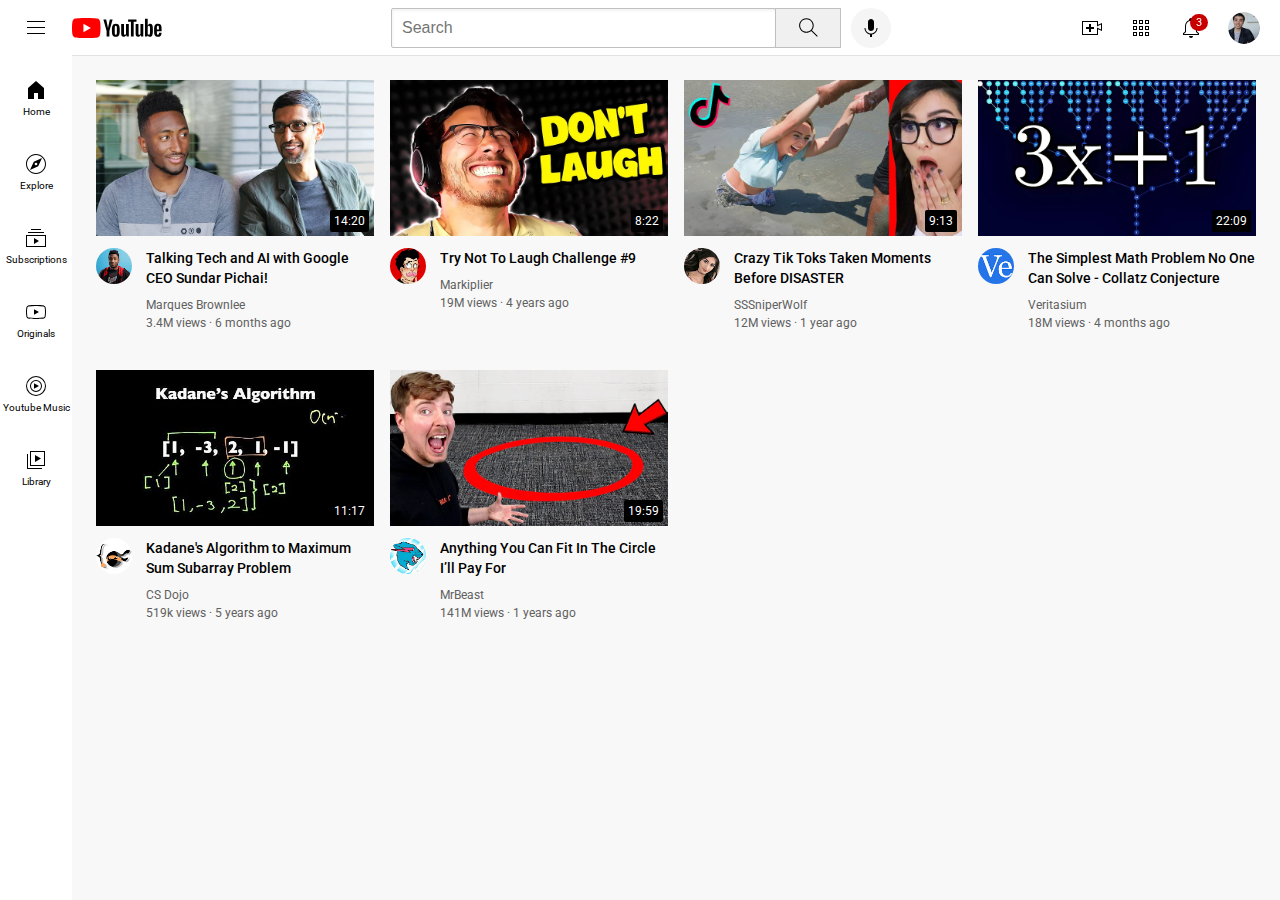
<file: index.html>
<!DOCTYPE html>
<html>
    <head>
        <title>YouTube.com Clone</title>

        <link rel="preconnect" href="https://fonts.googleapis.com">
        <link rel="preconnect" href="https://fonts.gstatic.com" crossorigin>
        <link href="https://fonts.googleapis.com/css2?family=Roboto:ital,wght@0,100;0,300;0,400;0,500;0,700;0,900;1,100;1,300;1,400;1,500;1,700;1,900&display=swap" rel="stylesheet">
        
        <link rel="stylesheet" href="styles/general.css">
        <link rel="stylesheet" href="styles/header.css">
        <link rel="stylesheet" href="styles/video.css">
        <link rel="stylesheet" href="styles/sidebar.css">
    </head> 
    <body>
      <header class="header">
        <div class="left-section">
          <img class="hamburger-menu" src="icons/hamburger-menu.svg">
          <img class="youtube-logo" src="icons/youtube-logo.svg">
        </div>
        <div class="middle-section">
          <input class="search-bar" type="text" placeholder="Search">
          <button class="search-button">
            <img class="search-icon" src="icons/search.svg">
            <div class="tooltip">Search</div>
          </button>
          <button class="voice-search-button">
            <img class="voice-search-icon" src="icons/voice-search-icon.svg">
            <div class="tooltip">Search with your voice</div>
        </button>
        </div>
        <div class="right-section">
            <div class="upload-icon-container"> 
                <img class="upload-icon" src="icons/upload.svg">
                <div class="tooltip">Create</div>
            </div>
            <div class="youtube-apps-container">
                <img class="youtube-apps-icon" src="icons/youtube-apps.svg">
                <div class="tooltip">YouTube apps</div>
            </div>    
          <div class="notifications-icon-container">

            <div class="notifications-container">
                <img class="notifications-icon" src="icons/notifications.svg">
                <div class="tooltip">Notifications</div>
            </div>
            
            <div class="notifications-count">3</div>
            
        </div>
          <img class="current-user-picture" src="channel-pictures/my-channel.jpeg">
        </div>
    </header>

      <nav class="sidebar">
        <div class="sidebar-link">
            <img src="icons/home.svg">
            <div>Home</div>
        </div>
        <div class="sidebar-link">
            <img src="icons/explore.svg">
            <div>Explore</div>
        </div>
        <div class="sidebar-link">
            <img src="icons/subscriptions.svg">
            <div>Subscriptions</div>
        </div>
        <div class="sidebar-link">
            <img src="icons/originals.svg">
            <div>Originals</div>
        </div>
        <div class="sidebar-link">
            <img src="icons/youtube-music.svg">
            <div>Youtube Music</div>
        </div>
        <div class="sidebar-link">
            <img src="icons/library.svg">
            <div>Library</div>
        </div>
    </nav>
       
    <main>
        <section class="video-grid">
            <div class="video-preview">
              <div class="thumbnail-row">
                  <img class="thumbnail" src="thumbnails/thumbnail-1.webp">
               <div class="video-time">14:20</div>
              </div>
              <div class="video-info-grid">
                  <div class="channel-picture">
                      <img class="profile-picture" src="channel-pictures/channel-1.jpeg">
                  </div>
                  <div class="video-info">
                      <p class="video-title">
                          Talking Tech and AI with Google CEO Sundar Pichai!
                      </p>
              
                      <p class="video-author">
                          Marques Brownlee
                      </p>
              
                      <p class="video-stats">
                          3.4M views &#183; 6 months ago
                      </p>
                  </div>
              </div>
          </div>
          <div class="video-preview">
              <div class="thumbnail-row">
                  <img class="thumbnail" src="thumbnails/thumbnail-2.webp">
                  <div class="video-time">8:22</div>
              </div>
              <div class="video-info-grid">
                  <div class="channel-picture">
                      <img class="profile-picture" src="channel-pictures/channel-2.jpeg">
                  </div>
                  <div class="video-info">
                      <p class="video-title">
                          Try Not To Laugh Challenge #9
                      </p>
              
                      <p class="video-author">
                          Markiplier
                      </p>
              
                      <p class="video-stats">
                          19M views &#183; 4 years ago
                      </p>
                  </div>
              </div>
          </div>
  
          <div class="video-preview">
            <div class="thumbnail-row">
                <img class="thumbnail" src="thumbnails/thumbnail-3.webp">
                <div class="video-time">9:13</div>
            </div>
            <div class="video-info-grid">
                <div class="channel-picture">
                    <img class="profile-picture" src="channel-pictures/channel-3.jpeg">
                </div>
                <div class="video-info">
                    <p class="video-title">
                      Crazy Tik Toks Taken Moments Before DISASTER
                    </p>
            
                    <p class="video-author">
                      SSSniperWolf
                    </p>
            
                    <p class="video-stats">
                        12M views &#183; 1 year ago
                    </p>
                </div>
            </div>
        </div>
        <div class="video-preview">
            <div class="thumbnail-row">
                <img class="thumbnail" src="thumbnails/thumbnail-4.webp">
                <div class="video-time">22:09</div>
            </div>
            <div class="video-info-grid">
                <div class="channel-picture">
                    <img class="profile-picture" src="channel-pictures/channel-4.jpeg">
                </div>
                <div class="video-info">
                    <p class="video-title">
                        The Simplest Math Problem No One Can Solve - Collatz Conjecture
                    </p>
            
                    <p class="video-author">
                        Veritasium
                    </p>
            
                    <p class="video-stats">
                        18M views &#183; 4 months ago
                    </p>
                </div>
            </div>
        </div>
  
        <div class="video-preview">
          <div class="thumbnail-row">
              <img class="thumbnail" src="thumbnails/thumbnail-5.webp">
              <div class="video-time">11:17</div>
          </div>
          <div class="video-info-grid">
              <div class="channel-picture">
                  <img class="profile-picture" src="channel-pictures/channel-5.jpeg">
              </div>
              <div class="video-info">
                  <p class="video-title">
                    Kadane's Algorithm to Maximum Sum Subarray Problem
                  </p>
          
                  <p class="video-author">
                     CS Dojo
                  </p>
          
                  <p class="video-stats">
                      519k views &#183; 5 years ago
                  </p>
              </div>
          </div>
      </div>
      <div class="video-preview">
          <div class="thumbnail-row">
              <img class="thumbnail" src="thumbnails/thumbnail-6.webp">
              <div class="video-time">19:59</div>
          </div>
          <div class="video-info-grid">
              <div class="channel-picture">
                  <img class="profile-picture" src="channel-pictures/channel-6.jpeg">
              </div>
              <div class="video-info">
                  <p class="video-title">
                      Anything You Can Fit In The Circle I’ll Pay For
                  </p>
          
                  <p class="video-author">
                       MrBeast
                  </p>
          
                  <p class="video-stats">
                      141M views &#183; 1 years ago
                  </p>
              </div>
          </div>
        </div>
      </section>  
    </main>   
 </body>
</html>
</file>
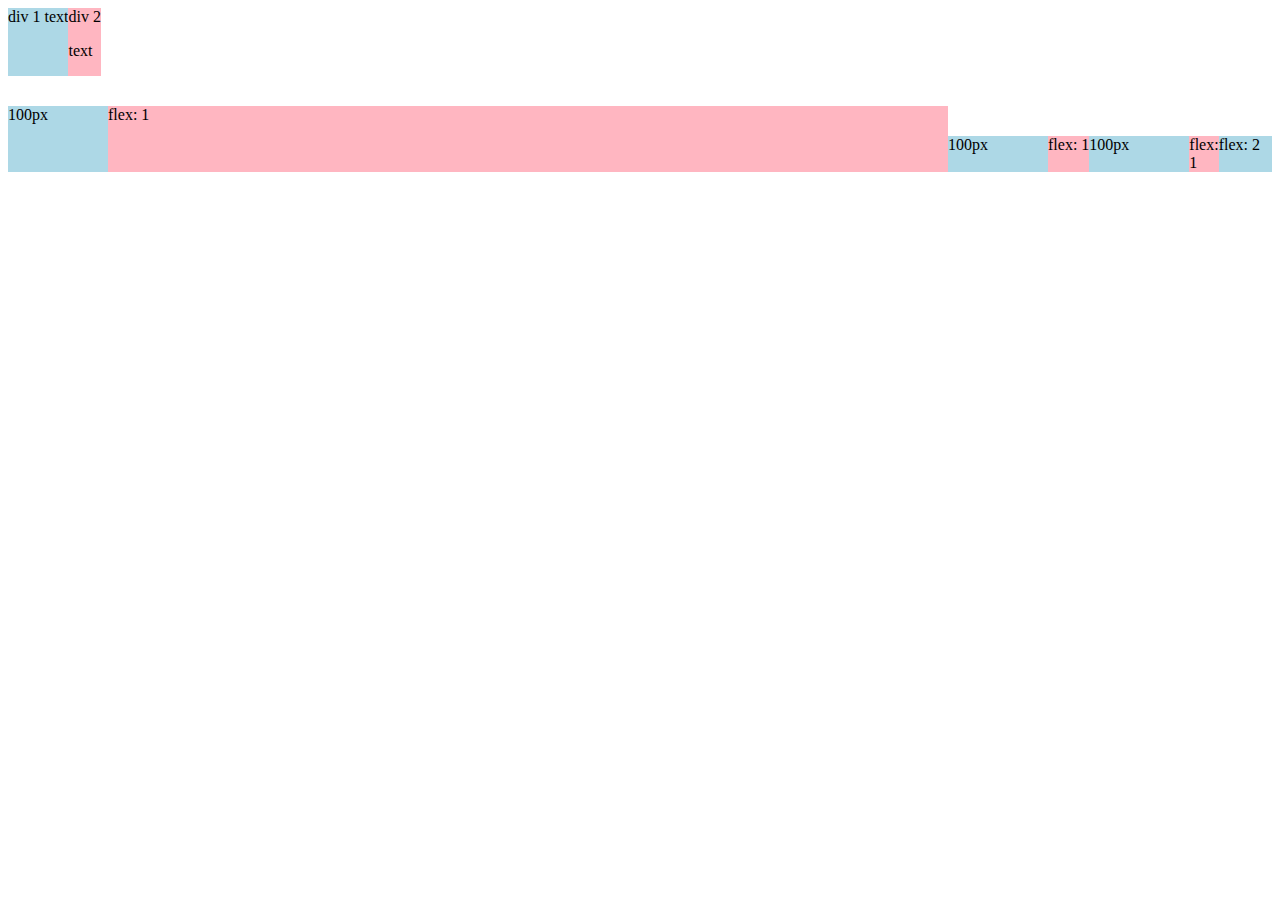
<file: flexbox.html>
<!DOCTYPE html>
<html>
    <head>
        <title>Flexbox Practice</title>
    </head>
    <body>
        <div style="
            display: flex;
            flex-direction: row;
         ">
            <div style="background-color: lightblue;">div 1 text</div>
            <div style="background-color: lightpink";>div 2<p>text</p></div>
        </div>

        <div style="
            margin-top: 30px;
            display: flex;
            flex-direction: row;
         ">
            <div style="
                background-color: lightblue;
                width: 100px;
            ">100px</div>
            <div style="
            background-color: lightpink;
            flex: 1;
            ">flex: 1</div>

            <div style="
            margin-top: 30px;
            display: flex;
            flex-direction: row;
         ">
            <div style="
                background-color: lightblue;
                width: 100px;
            ">100px</div>
            <div style="
            background-color: lightpink;
            flex: 1;
            ">flex: 1</div>
        </div>

        <div style="
            margin-top: 30px;
            display: flex;
            flex-direction: row;
         ">
            <div style="
                background-color: lightblue;
                width: 100px;
            ">100px</div>
            <div style="
            background-color: lightpink;
            flex: 1;
            ">flex: 1</div>
             <div style="
               background-color: lightblue;
               flex: 2;
             ">flex: 2</div>
        </div>
    </body>
</html>
</file>
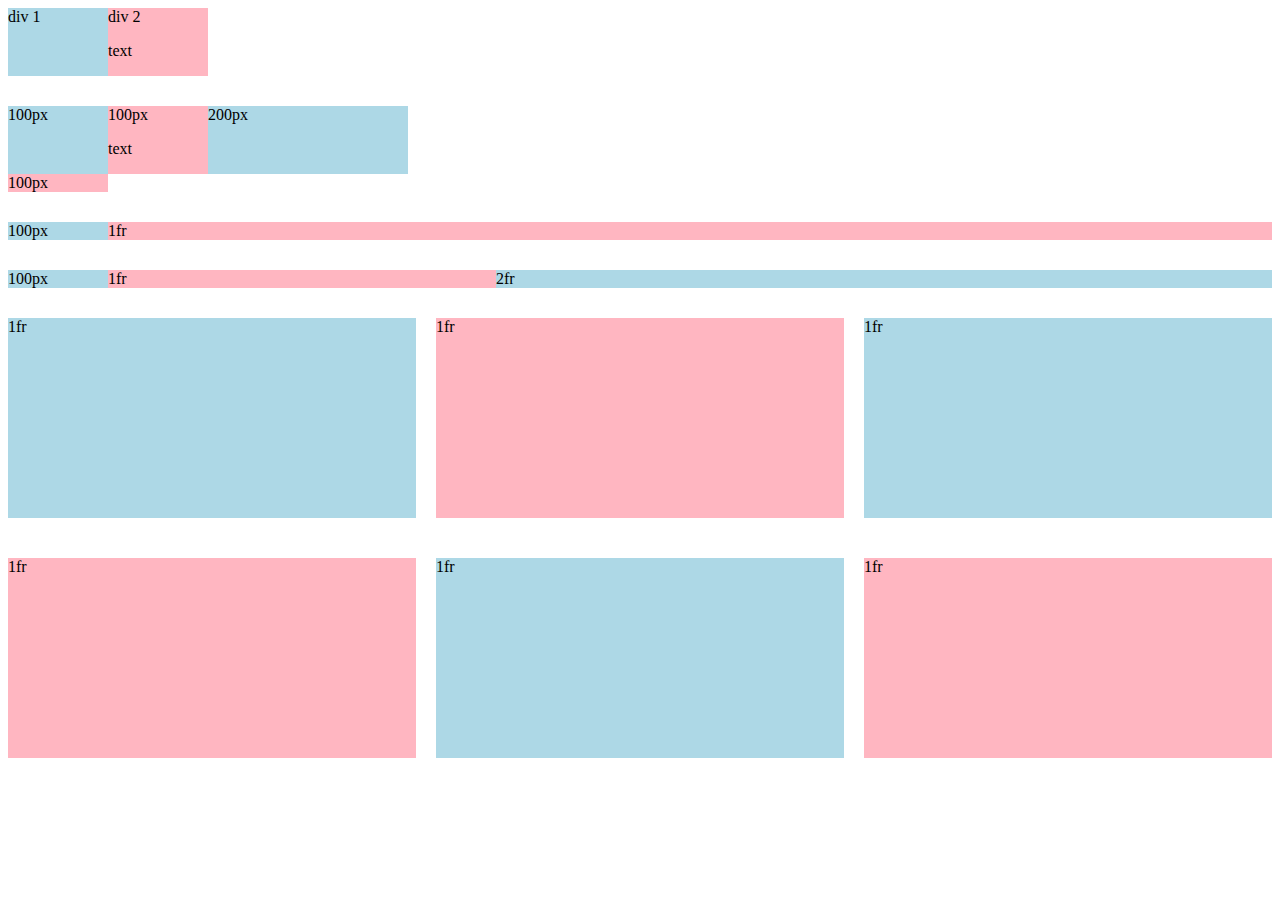
<file: grid.html>
<!DOCTYPE html>
<html>
<head>
    <title>Grid Practice</title>
</head>
<body style="padding-bottom: 100px;">
    <div style="
        display: grid;
        grid-template-columns: 100px 100px;
        ">
        <div style="background-color: lightblue;">div 1</div>
        <div style="background-color: lightpink;">div 2<p>text</p></div>
    </div>

    <div style="
        margin-top: 30px;
        display: grid;
        grid-template-columns: 100px 100px 200px;
        ">
        <div style="background-color: lightblue;">100px</div>
        <div style="background-color: lightpink;">100px<p>text</p></div>
        <div style="background-color: lightblue;">200px</div>
        <div style="background-color: lightpink;">100px</div>
    </div>

    <div style="
    margin-top: 30px;
    display: grid;
    grid-template-columns: 100px 1fr;
    ">
    <div style="background-color: lightblue;">100px</div>
    <div style="background-color: lightpink;">1fr</div>
</div>

    <div style="
        margin-top: 30px;
        display: grid;
        grid-template-columns: 100px 1fr 2fr;
        ">
        <div style="background-color: lightblue;">100px</div>
        <div style="background-color: lightpink;">1fr</div>
        <div style="background-color: lightblue;">2fr</div>
    </div>

    <div style="
        margin-top: 30px;
        display: grid;
        grid-template-columns: 1fr 1fr 1fr;
        column-gap: 20px;
        row-gap: 40px;
        ">
        <div style="background-color: lightblue; height: 200px;">1fr</div>
        <div style="background-color: lightpink; height: 200px;">1fr</div>
        <div style="background-color: lightblue; height: 200px;">1fr</div>
        <div style="background-color: lightpink; height: 200px;">1fr</div>
        <div style="background-color: lightblue; height: 200px;">1fr</div>
        <div style="background-color: lightpink; height: 200px;">1fr</div>
    </div>
</body>
</html>
</file>
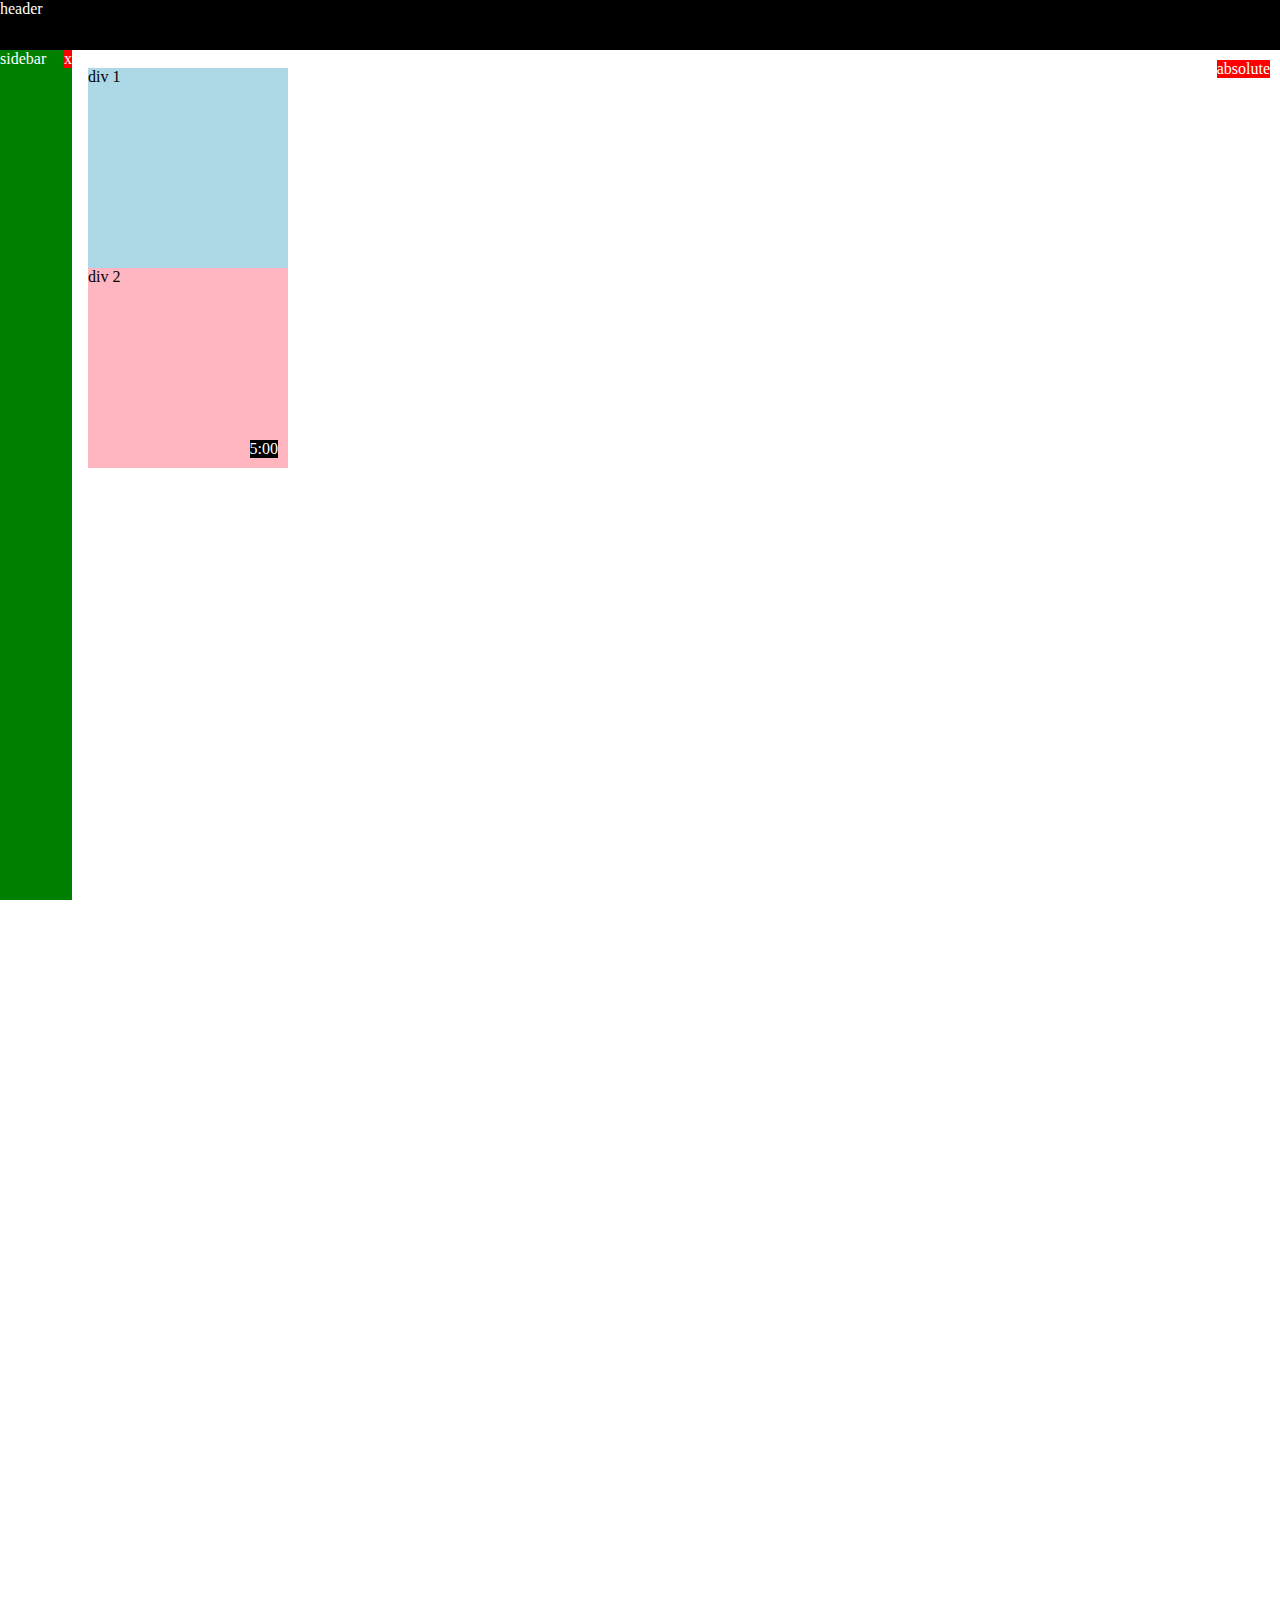
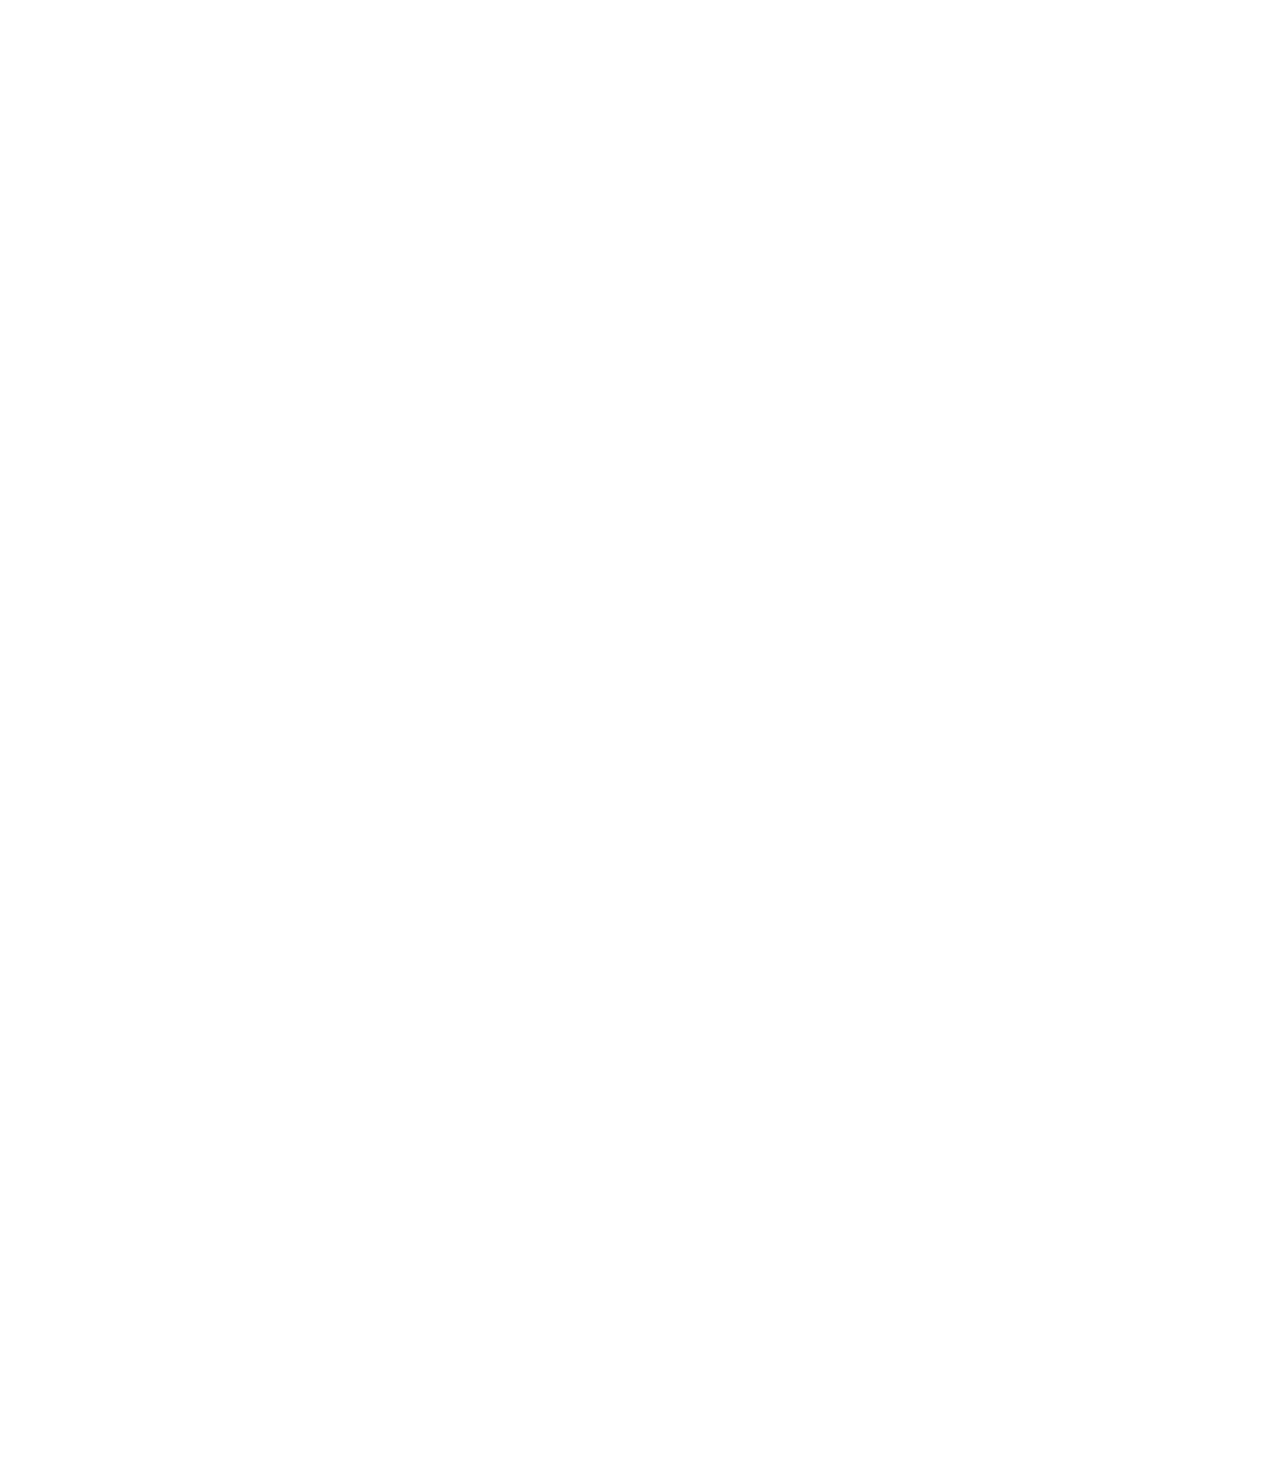
<file: position.html>
<!DOCTYPE html>
<html>
    <head>
        <title>Position Practice</title>
    </head>
    <body style="
    height: 3000px;
    padding-top: 60px;
    padding-left: 80px;
    ">
        <div style="
        background-color: black;
        color:white;
        position: fixed;
        top: 0px;
        left: 0px;
        right: 0px;
        bottom: 100px;
        height: 50px;
        z-index: 1;
        ">header
        </div>

       <div style="background-color: green;
       color: white;
       position: fixed;
       left: 0;
       bottom: 0;
       top: 50px;
       width: 72px;
       ">
        sidebar
        <div style="
       position:absolute;
       background-color: red;
       color: white;
       top: 0;
       right: 0;
       ">
       x
       </div>
       </div>

       <div style="
       position:absolute;
       background-color: red;
       color: white;
       top: 60px;
       right: 10px;
       ">
        absolute
       </div>

        <div style="
         background-color: lightblue;
         height: 200px;
         width: 200px; 
         position: static;  
        ">div 1</div>
        <div style="
       background-color: lightpink;
       height: 200px;
       width: 200px;
       position: relative;
        ">div 2
        <div style="
        position:absolute;
        background-color: black;
        color: white;
        bottom: 10px;
        right: 10px;
        ">
         5:00
        </div>
    </div>

    </body>
</html>
</file>
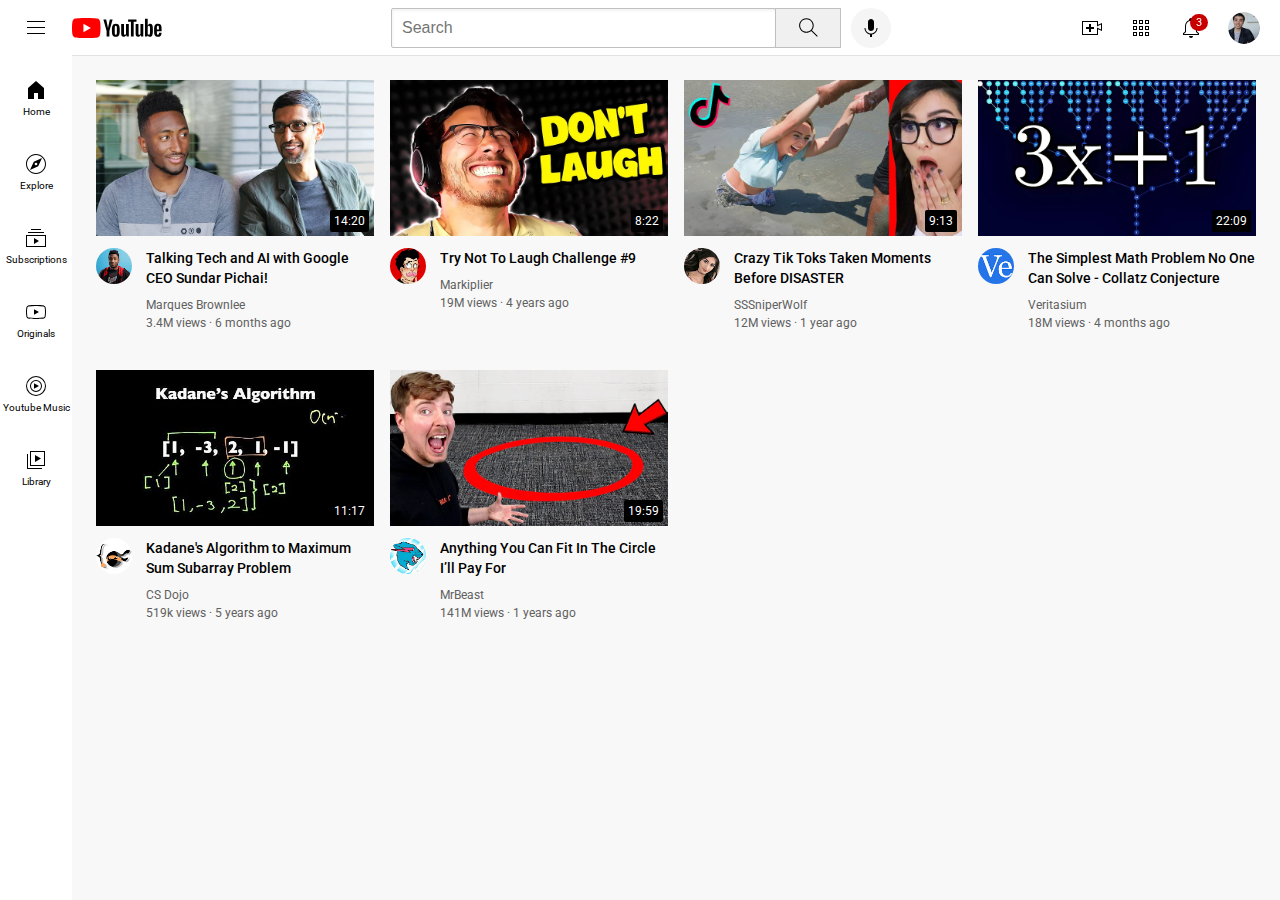
<file: youtube.html>
<!DOCTYPE html>
<html>
    <head>
        <title>YouTube.com Clone</title>

        <link rel="preconnect" href="https://fonts.googleapis.com">
        <link rel="preconnect" href="https://fonts.gstatic.com" crossorigin>
        <link href="https://fonts.googleapis.com/css2?family=Roboto:ital,wght@0,100;0,300;0,400;0,500;0,700;0,900;1,100;1,300;1,400;1,500;1,700;1,900&display=swap" rel="stylesheet">
        
        <link rel="stylesheet" href="styles/general.css">
        <link rel="stylesheet" href="styles/header.css">
        <link rel="stylesheet" href="styles/video.css">
        <link rel="stylesheet" href="styles/sidebar.css">
    </head> 
    <body>
      <header class="header">
        <div class="left-section">
          <img class="hamburger-menu" src="icons/hamburger-menu.svg">
          <img class="youtube-logo" src="icons/youtube-logo.svg">
        </div>
        <div class="middle-section">
          <input class="search-bar" type="text" placeholder="Search">
          <button class="search-button">
            <img class="search-icon" src="icons/search.svg">
            <div class="tooltip">Search</div>
          </button>
          <button class="voice-search-button">
            <img class="voice-search-icon" src="icons/voice-search-icon.svg">
            <div class="tooltip">Search with your voice</div>
        </button>
        </div>
        <div class="right-section">
            <div class="upload-icon-container"> 
                <img class="upload-icon" src="icons/upload.svg">
                <div class="tooltip">Create</div>
            </div>
            <div class="youtube-apps-container">
                <img class="youtube-apps-icon" src="icons/youtube-apps.svg">
                <div class="tooltip">YouTube apps</div>
            </div>    
          <div class="notifications-icon-container">

            <div class="notifications-container">
                <img class="notifications-icon" src="icons/notifications.svg">
                <div class="tooltip">Notifications</div>
            </div>
            
            <div class="notifications-count">3</div>
            
        </div>
          <img class="current-user-picture" src="channel-pictures/my-channel.jpeg">
        </div>
    </header>

      <nav class="sidebar">
        <div class="sidebar-link">
            <img src="icons/home.svg">
            <div>Home</div>
        </div>
        <div class="sidebar-link">
            <img src="icons/explore.svg">
            <div>Explore</div>
        </div>
        <div class="sidebar-link">
            <img src="icons/subscriptions.svg">
            <div>Subscriptions</div>
        </div>
        <div class="sidebar-link">
            <img src="icons/originals.svg">
            <div>Originals</div>
        </div>
        <div class="sidebar-link">
            <img src="icons/youtube-music.svg">
            <div>Youtube Music</div>
        </div>
        <div class="sidebar-link">
            <img src="icons/library.svg">
            <div>Library</div>
        </div>
    </nav>
       
    <main>
        <section class="video-grid">
            <div class="video-preview">
              <div class="thumbnail-row">
                  <img class="thumbnail" src="thumbnails/thumbnail-1.webp">
               <div class="video-time">14:20</div>
              </div>
              <div class="video-info-grid">
                  <div class="channel-picture">
                      <img class="profile-picture" src="channel-pictures/channel-1.jpeg">
                  </div>
                  <div class="video-info">
                      <p class="video-title">
                          Talking Tech and AI with Google CEO Sundar Pichai!
                      </p>
              
                      <p class="video-author">
                          Marques Brownlee
                      </p>
              
                      <p class="video-stats">
                          3.4M views &#183; 6 months ago
                      </p>
                  </div>
              </div>
          </div>
          <div class="video-preview">
              <div class="thumbnail-row">
                  <img class="thumbnail" src="thumbnails/thumbnail-2.webp">
                  <div class="video-time">8:22</div>
              </div>
              <div class="video-info-grid">
                  <div class="channel-picture">
                      <img class="profile-picture" src="channel-pictures/channel-2.jpeg">
                  </div>
                  <div class="video-info">
                      <p class="video-title">
                          Try Not To Laugh Challenge #9
                      </p>
              
                      <p class="video-author">
                          Markiplier
                      </p>
              
                      <p class="video-stats">
                          19M views &#183; 4 years ago
                      </p>
                  </div>
              </div>
          </div>
  
          <div class="video-preview">
            <div class="thumbnail-row">
                <img class="thumbnail" src="thumbnails/thumbnail-3.webp">
                <div class="video-time">9:13</div>
            </div>
            <div class="video-info-grid">
                <div class="channel-picture">
                    <img class="profile-picture" src="channel-pictures/channel-3.jpeg">
                </div>
                <div class="video-info">
                    <p class="video-title">
                      Crazy Tik Toks Taken Moments Before DISASTER
                    </p>
            
                    <p class="video-author">
                      SSSniperWolf
                    </p>
            
                    <p class="video-stats">
                        12M views &#183; 1 year ago
                    </p>
                </div>
            </div>
        </div>
        <div class="video-preview">
            <div class="thumbnail-row">
                <img class="thumbnail" src="thumbnails/thumbnail-4.webp">
                <div class="video-time">22:09</div>
            </div>
            <div class="video-info-grid">
                <div class="channel-picture">
                    <img class="profile-picture" src="channel-pictures/channel-4.jpeg">
                </div>
                <div class="video-info">
                    <p class="video-title">
                        The Simplest Math Problem No One Can Solve - Collatz Conjecture
                    </p>
            
                    <p class="video-author">
                        Veritasium
                    </p>
            
                    <p class="video-stats">
                        18M views &#183; 4 months ago
                    </p>
                </div>
            </div>
        </div>
  
        <div class="video-preview">
          <div class="thumbnail-row">
              <img class="thumbnail" src="thumbnails/thumbnail-5.webp">
              <div class="video-time">11:17</div>
          </div>
          <div class="video-info-grid">
              <div class="channel-picture">
                  <img class="profile-picture" src="channel-pictures/channel-5.jpeg">
              </div>
              <div class="video-info">
                  <p class="video-title">
                    Kadane's Algorithm to Maximum Sum Subarray Problem
                  </p>
          
                  <p class="video-author">
                     CS Dojo
                  </p>
          
                  <p class="video-stats">
                      519k views &#183; 5 years ago
                  </p>
              </div>
          </div>
      </div>
      <div class="video-preview">
          <div class="thumbnail-row">
              <img class="thumbnail" src="thumbnails/thumbnail-6.webp">
              <div class="video-time">19:59</div>
          </div>
          <div class="video-info-grid">
              <div class="channel-picture">
                  <img class="profile-picture" src="channel-pictures/channel-6.jpeg">
              </div>
              <div class="video-info">
                  <p class="video-title">
                      Anything You Can Fit In The Circle I’ll Pay For
                  </p>
          
                  <p class="video-author">
                       MrBeast
                  </p>
          
                  <p class="video-stats">
                      141M views &#183; 1 years ago
                  </p>
              </div>
          </div>
        </div>
      </section>  
    </main>   
 </body>
</html>
</file>
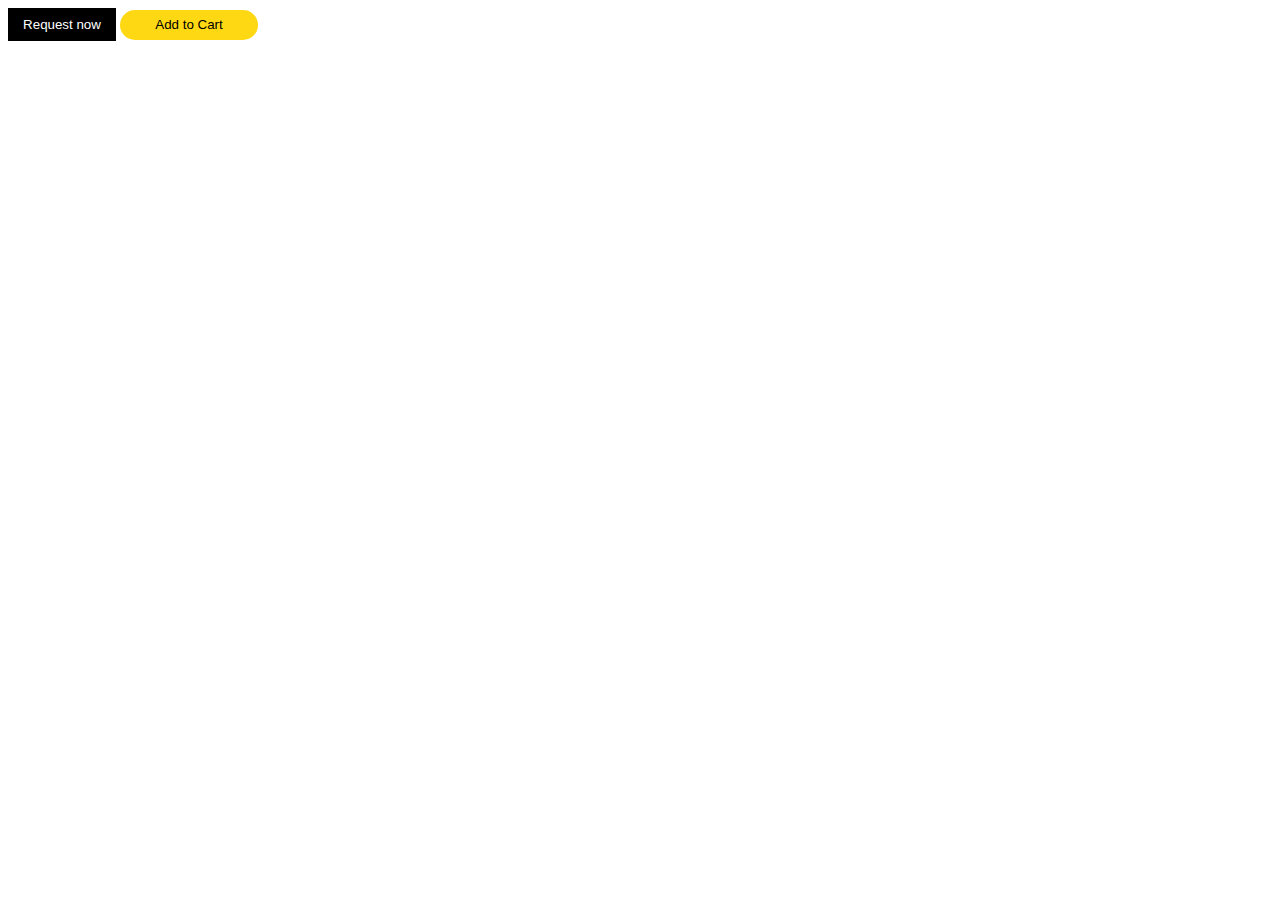
<file: intro-to-html/apps.html>
<!DOCTYPE html>
<html>
    <head>
        <title>Excersice apps</title>
        <link rel="stylesheet" href="styles/apps.css">
    </head>
    <body>
        <button class="requestnow-button">
        Request now
        </button>
        <button class="addtocart-button">
        Add to Cart
        </button>
    </body>
</html>
</file>
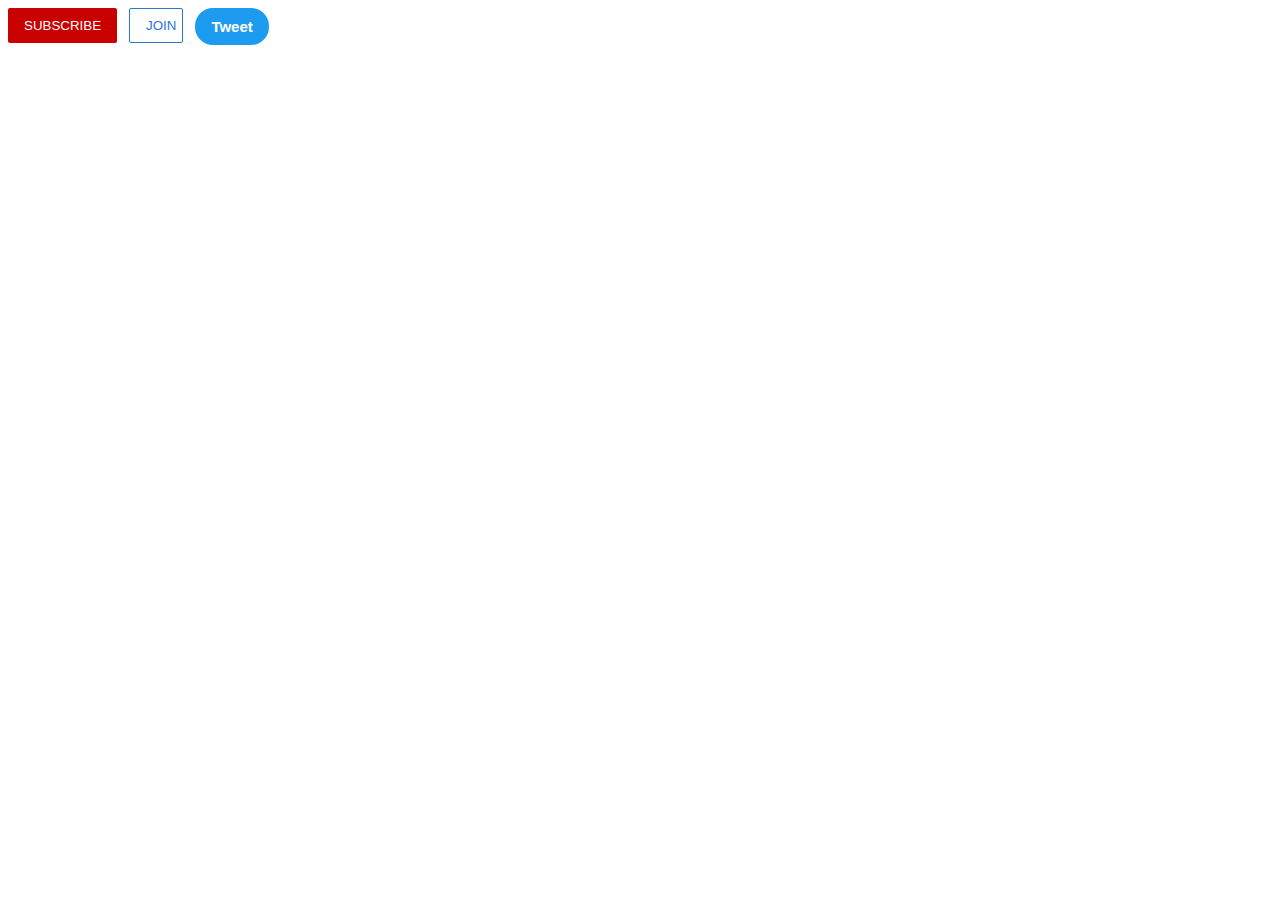
<file: intro-to-html/buttons.html>
<!DOCTYPE html>
<html>
    <head>
        <title>Button Practice</title>
        <link rel="stylesheet" href="styles/buttons.css">
    </head>
    <body><button class="subscribe-button">
        SUBSCRIBE
    </button>
    
    <button class="join-button">
        JOIN
    </button>
    
    <button class="tweet-button">
        Tweet
    </button></body>
</html>
</file>
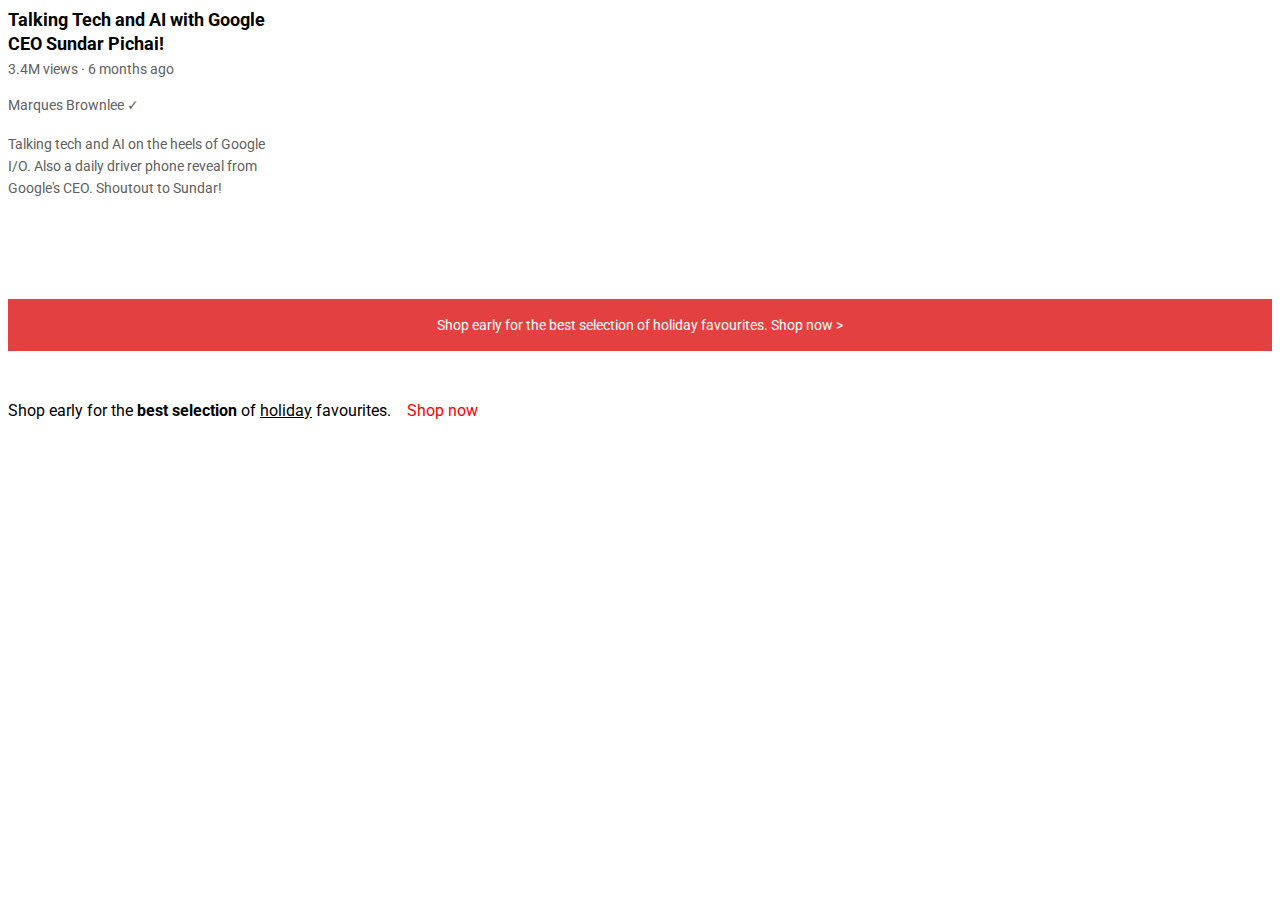
<file: intro-to-html/text.html>
<!DOCTYPE html>
<html>
    <head>
        <title>Text Practice</title>
      <link rel="stylesheet" href="styles/text.css">
      <link rel="preconnect" href="https://fonts.googleapis.com">
<link rel="preconnect" href="https://fonts.gstatic.com" crossorigin>
<link href="https://fonts.googleapis.com/css2?family=Roboto:ital,wght@0,100;0,300;0,400;0,500;0,700;0,900;1,100;1,300;1,400;1,500;1,700;1,900&display=swap" rel="stylesheet">
    </head>
    <body>
        <p class="video-title">
        Talking Tech and AI with Google CEO Sundar Pichai!
    </p>
    
    <p class="video-status">
        3.4M views &#183; 6 months ago
    </p>
    
    <p  class="video-author">
        Marques Brownlee &#10003;
    </p>
    
    <p class="video-description">
        Talking tech and AI on the heels of Google I/O. Also a daily driver phone reveal from Google's CEO. Shoutout to Sundar!
    </p>
    
    <p class="apple-text">
        Shop early for the best selection of holiday favourites. <snap class="shop-link">Shop now &gt;</snap>
    </p>
    
    <p>
        Shop early for the <strong>best selection</strong> of <u>holiday</u> favourites. <span class="span-example"> Shop now</span>
    </p>
 </body>
</html>
</file>
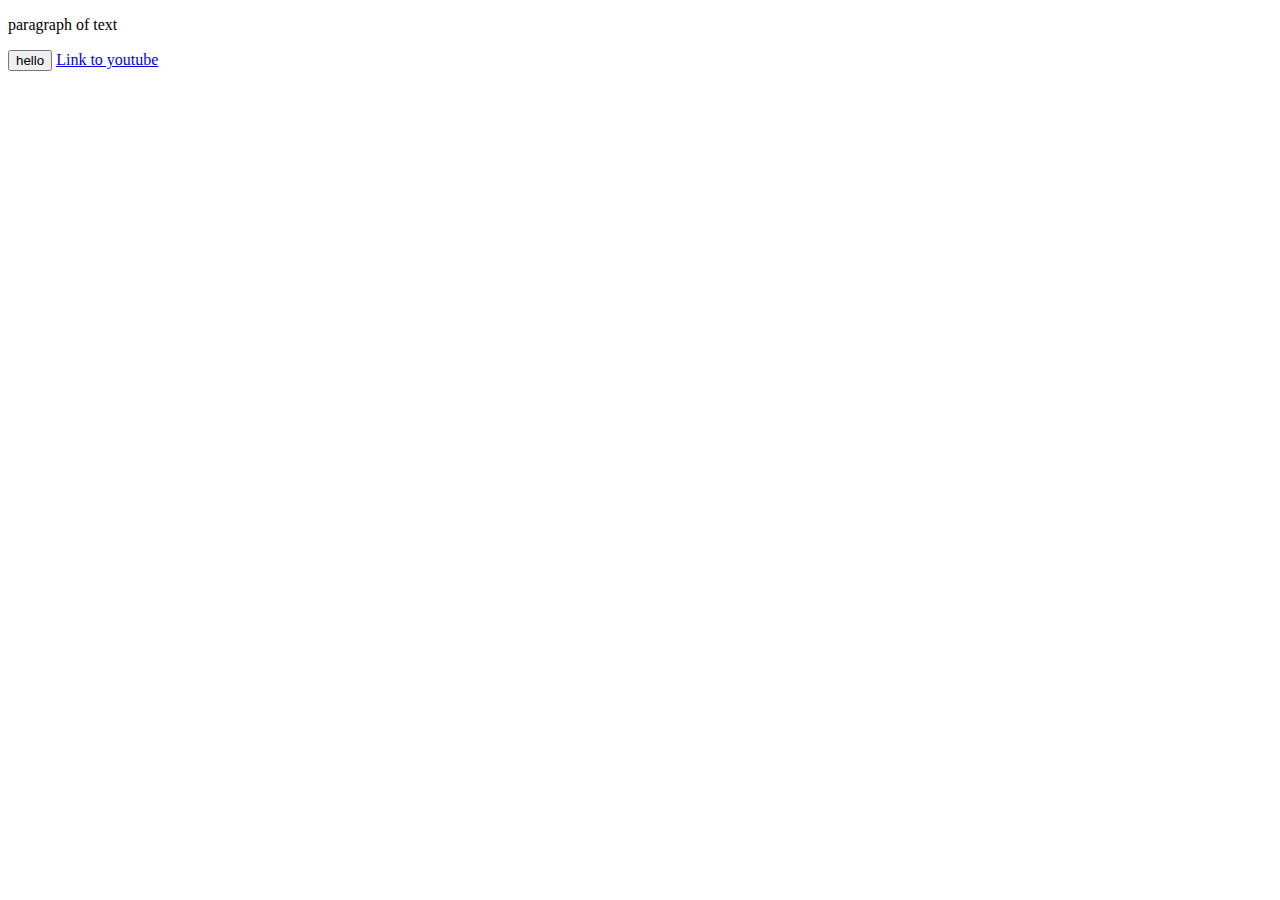
<file: intro-to-html/website.html>
<!DOCTYPE html>
<html>
<head>
    <title>First Website</title>
</head>
<body>
    <p>
        paragraph of text 
    </p>
    <button>
        hello
    </button>
    <a href="https://www.youtube.com/" target="_blank">
        Link to youtube
    </a>
</body>
</html>
</file>
<file: styles/general.css>
p {
    margin-top: 0px;
    margin-bottom: 0px;
 }

 body {
   /* This sytle below will be inherited */
    font-family: Roboto,Arial;
    margin: 0;
    padding-top: 80px;
    padding-left: 96px;
    padding-right: 24px;
    background-color: rgb(248, 248, 248) ;
 }
</file>
<file: styles/header.css>
.header {
    height: 55px;

    display: flex;
    flex-direction: row;
    justify-content: space-between;

    position: fixed;
    top: 0;
    left: 0;
    right:0;
    z-index: 100;

   background-color: white;
   border-bottom-width: 1px;
   border-bottom-style: solid;
   border-bottom-color: rgb(226, 226, 226);
}

.left-section {
    display: flex;
    align-items: center;
}

.hamburger-menu {
    height: 24px;
    margin-left: 24px;
    margin-right: 24px;
}

.youtube-logo {
    height: 20px;
}

.middle-section {
    flex: 1;
    margin-left: 70px;
    margin-right: 30px;
    max-width: 500px;
    display: flex;
    align-items: center;
}

.search-bar {
 flex: 1;
 height: 36px;
 padding-left: 10px;
 font-size: 16px;
 border: 1px solid rgb(192, 192, 192);
 border-radius: 2px;
 box-shadow: inset 1px 2px 3px rgba(0, 0, 0, 0.05);
 width: 0;
}

.search-bar::placeholder {
    font-size: 16px;
}

.search-button {
 height: 40px;
 width: 66px;
 background-color: rgb(240, 240, 240);
 border-width: 1px;
 border-style: solid;
 border-color: rgb(192, 192, 192);
 margin-left: -1px;
 margin-right: 10px;
}

.search-button,
.voice-search-button,
.upload-icon-container,
.youtube-apps-container,
.notifications-container {
    display: flex;
    justify-content: center;
    align-items: center;
    position: relative;
}

.search-button .tooltip,
.voice-search-button .tooltip,
.upload-icon-container .tooltip,
.youtube-apps-container .tooltip,
.notifications-container .tooltip{
    position: absolute;
    background-color: gray;
    color: white;
    padding-top: 4px;
    padding-bottom: 4px;
    padding-left: 8px;
    padding-right: 8px;
    border-radius: 2px;
    font-size: 12px;
    bottom: -30px;
    opacity: 0;
    transition: opacity 0.15s;
    pointer-events: none;
    white-space: nowrap;
}

.search-button:hover .tooltip,
.voice-search-button:hover .tooltip, 
.upload-icon-container:hover .tooltip,
.youtube-apps-container:hover .tooltip,
.notifications-container:hover .tooltip{
    opacity: 1;
}

.search-icon {
    height: 25px;
}

.voice-search-button {
 height: 40px;
 width: 40px;
 border-radius: 20px;
 border: none;
 background-color: rgb(245, 245, 245);
}

.voice-search-icon {
height: 24px;
}

.right-section {
    width: 180px;
    margin-right: 20px;
    display: flex;
    align-items: center;
    justify-content: space-between;
    flex-shrink: 0;
}

.upload-icon {
height: 24px;
}

.youtube-apps-icon {
    height: 24px;
}

.notifications-icon {
    height: 24px;
}

.notifications-icon-container {
    position: relative;
}

.notifications-count {
    position: absolute;
    top: -2px;
    right: -5px;
    background-color: rgb(200, 0 , 0);
    color: white;
    font-size: 11px;
    padding-left: 6px;
    padding-right: 6px;
    padding-top: 2px;
    padding-bottom: 2px;
    border-radius: 10px;
}

.current-user-picture {
    height: 32px;
   border-radius: 16px;
}
</file>
<file: styles/video.css>
.thumbnail{
    width: 100%;
  }

  .video-title{
   margin-top: 0;
   font-size: 14px;
   font-weight: 500;
   line-height: 20px;
   margin-bottom: 10px;
  }
   
  .video-info-grid{
    display: grid;
    grid-template-columns: 50px 1fr;
  }
  
  .profile-picture{
    width: 36px;
    border-radius: 50px;
  }

  .thumbnail-row{
    margin-bottom: 8px;
    position: relative;

  }

  .video-author,
  .video-stats{
    font-size: 12px;
    color: rgb(96, 96, 96);
  }

  .video-author{
    margin-bottom: 4px;
  }

  .video-grid {
    display: grid;
    grid-template-columns: 1fr 1fr 1fr;
    column-gap: 16px;
    row-gap: 40px;
  }

  @media (max-width: 750px) {
    .video-grid {
      grid-template-columns: 1fr 1fr;
    }
  }

@media (min-width: 751px) and (max-width: 999px) {
  .video-grid {
    grid-template-columns: 1fr 1fr 1fr;
  }
}

  @media (min-width: 1000px) {
    .video-grid {
      grid-template-columns: 1fr 1fr 1fr 1fr;
    }
  }

  .video-time {
    font-size: 12px;
    font-weight: 500px;
    padding: 4px;
    border-radius: 2px;
    background-color: black;
    color: white;
    position: absolute;
    bottom: 8px;
    right: 5px;
  }
</file>
<file: styles/sidebar.css>
.sidebar {
    position: fixed;
    left: 0;
    bottom: 0;
    top:55px;
    background-color: white;
    width: 72px;
    z-index: 200;
    padding-top: 5px;
}

.sidebar-link {
    height: 74px;
    display: flex;
    justify-content: center;
    align-items: center;
    flex-direction: column;
    cursor: pointer;
}

.sidebar-link:hover {
    background-color: rgb(235, 235, 235);
}

.sidebar-link img {
    height: 24px;
    margin-bottom: 4px;
}

.sidebar-link div {
    font-size: 10px;
}
</file>
<file: intro-to-html/styles/apps.css>
.requestnow-button{
    background-color:black;
    color:white;
    height:33px;
    width:108px;
    border:none;
    cursor:pointer;
    transition: opacity 0.15s;
}
.requestnow-button:hover{
    opacity:0.8;
}
.requestnow-button:active{
    opacity:0.5;
}
.addtocart-button{
background-color:rgb(255, 216, 20);
color:black;
height:30px;
width:138px;
border-radius:150px;
border:none;
cursor:pointer;
transition: box-shadow 0.15s;

}
.addtocart-button:hover{
    box-shadow: 5px 5px 10px rgba(0, 0, 0, 0.2);
}
.addtocart-button:active{
   opacity:0.8;
}
</file>
<file: intro-to-html/styles/buttons.css>
.subscribe-button{
    background-color:rgb(200, 0, 0);
    color:white;
    border:none;
    padding-top:10px;
    padding-bottom: 10px;
    padding-left: 16px;
    padding-right: 16px;
    border-radius:2px;
    cursor:pointer;
    margin-right:8px;
    transition:opacity 0.15s;
    vertical-align: top;
}
.subscribe-button:hover{
    opacity:0.8;
}
.subscribe-button:active{
  opacity:0.5;
}
.join-button{
    background-color:white;
    border-color:rgb(41, 118, 211);
    border-style:solid;
    border-width:1px;
    color:rgb(41, 118, 211);
    padding-left: 16px;
    padding-right: 16pxp;
    padding-top: 9px;
    padding-bottom: 9px;
    border-radius:2px;
    cursor:pointer;
    transition:background-color 1s,color 1s;  
}

.join-button:hover{
    background-color:rgb(41, 118, 211);
    color:white;
}
.join-button:active{
    opacity:0.7;
}
.tweet-button{
    background:rgb(29, 155, 240);
    color:rgb(255, 255, 255);
    border:none;
   padding-left: 16px;
   padding-right: 16px;
   padding-top: 10px;
   padding-bottom: 10px;
    border-radius:18px;
    font-size:15px;
    font-weight:bold;
    cursor:pointer;
    margin-left:8px;
    transition:box-shadow 0.15s;
    vertical-align: top;
}
.tweet-button:hover{
    box-shadow: 5px 5px 10px rgba(0, 0 ,0 , 0.15)
}
</file>
<file: intro-to-html/styles/text.css>
p {
    font-family: Roboto;
    margin-top: 0;
 }

    .video-title {
        font-size: 18px;
        font-weight: bold;
        width:280px;
        line-height: 24px;
        margin-bottom: 5px;
    }

    .video-status {
        font-size: 14px;
        color:rgb(96, 96, 96);
        margin-bottom: 20px;
    }

    .video-author {
        font-size: 14px;
        color:rgb(96, 96, 96);
        margin-bottom: 20px;
    }
    .video-description {
        font-size: 14px;
        color:rgb(96, 96, 96);
        width:280px;
        line-height: 22px;
        margin-bottom: 100px;
    }

    .apple-text {
        margin-bottom: 50px;
        font-size: 14px;
        background-color: rgb(227, 65, 64);
        color:rgb(255, 255, 255);
        text-align: center;
        padding-top: 18px;
        padding-bottom: 18px;
    
    }
    .shop-link{
        cursor: pointer;
    }
    .shop-link:hover{
        text-decoration: underline;
    }
    .span-example{
        color:red;
        margin-left: 12px;
    }
    .span-example:hover{
        text-decoration: underline;
        
    }
</file>
